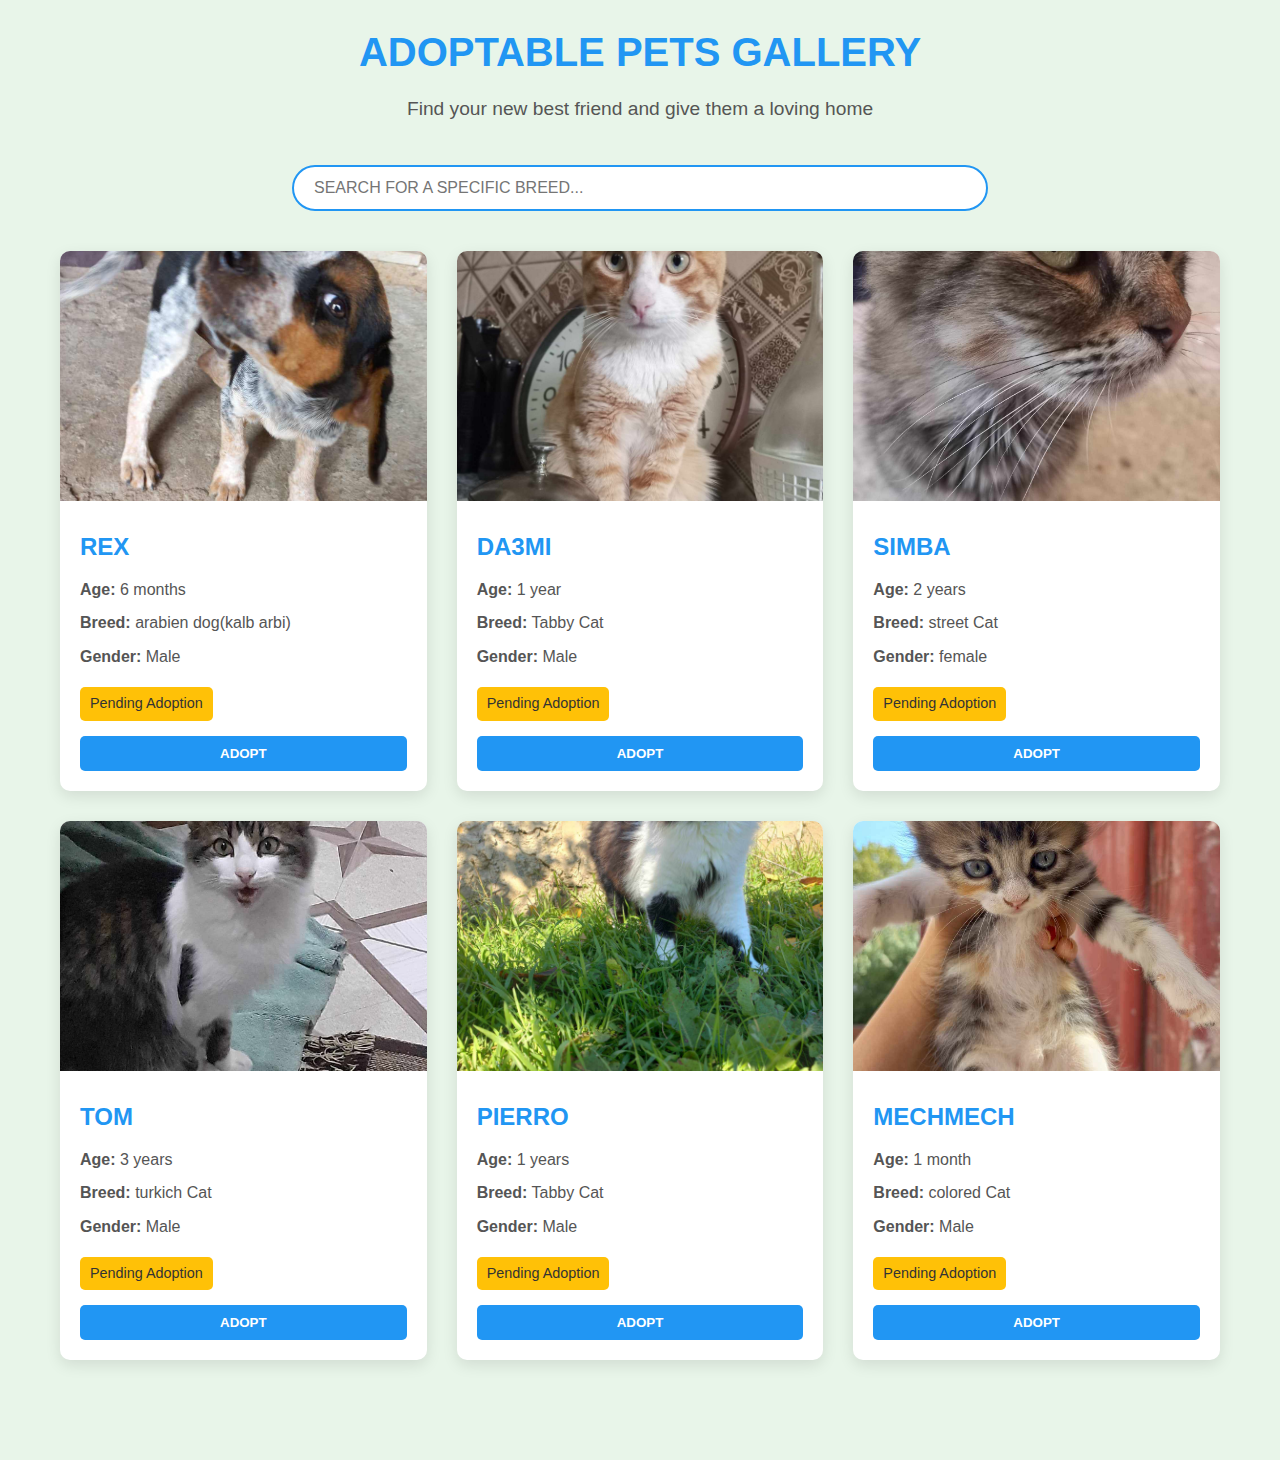
<file: ADOPTABLEPETS.html>
<!DOCTYPE html>
<html lang="en">
<head>
    <meta charset="UTF-8">
    <meta name="viewport" content="width=device-width, initial-scale=1.0">
    <title>Adoptable Pets - Paws from Above</title>
    <link rel="stylesheet" href="ADOPTABLEPETS.css">
    <link rel="stylesheet" href="https://cdnjs.cloudflare.com/ajax/libs/font-awesome/6.0.0-beta3/css/all.min.css">
</head>
<body>
    <div class="container">
        <header class="gallery-header">
            <h1>ADOPTABLE PETS GALLERY</h1>
            <p>Find your new best friend and give them a loving home</p>
        </header>

        <div class="search-container">
            <input type="text" class="search-box" placeholder="SEARCH FOR A SPECIFIC BREED...">
        </div>

        <div class="pets-gallery" id="petsGallery">
            <div class="pet-card">
                <img src="rex.jpg" alt="REX" class="pet-image">
                <div class="pet-info">
                    <h3>REX</h3>
                    <p><strong>Age:</strong> 6 months</p>
                    <p><strong>Breed:</strong> arabien dog(kalb arbi)</p>
                    <p><strong>Gender:</strong> Male</p>
                    <span class="status">Pending Adoption</span>
                    <button class="adopt-btn">ADOPT</button>
                </div>
            </div>
            <div class="pet-card">
                <img src="dami.jpg" alt="DAMI" class="pet-image">
                <div class="pet-info">
                    <h3>DA3MI</h3>
                    <p><strong>Age:</strong> 1 year</p>
                    <p><strong>Breed:</strong> Tabby Cat</p>
                    <p><strong>Gender:</strong> Male</p>
                    <span class="status">Pending Adoption</span>
                    <button class="adopt-btn">ADOPT</button>
                </div>
            </div>
            <div class="pet-card">
                <img src="simba.jpg" alt="SIMBA" class="pet-image">
                <div class="pet-info">
                    <h3>SIMBA</h3>
                    <p><strong>Age:</strong> 2 years</p>
                    <p><strong>Breed:</strong> street Cat</p>
                    <p><strong>Gender:</strong> female</p>
                    <span class="status">Pending Adoption</span>
                    <button class="adopt-btn">ADOPT</button>
                </div>
            </div>
            <div class="pet-card">
                <img src="tom.jpg" alt="TOM" class="pet-image">
                <div class="pet-info">
                    <h3>TOM</h3>
                    <p><strong>Age:</strong> 3 years</p>
                    <p><strong>Breed:</strong> turkich Cat</p>
                    <p><strong>Gender:</strong> Male</p>
                    <span class="status">Pending Adoption</span>
                    <button class="adopt-btn">ADOPT</button>
                </div>
            </div>
            <div class="pet-card">
                <img src="pierro.jpg" alt="PIERRO" class="pet-image">
                <div class="pet-info">
                    <h3>PIERRO</h3>
                    <p><strong>Age:</strong> 1 years</p>
                    <p><strong>Breed:</strong> Tabby Cat</p>
                    <p><strong>Gender:</strong> Male</p>
                    <span class="status">Pending Adoption</span>
                    <button class="adopt-btn">ADOPT</button>
                </div>
            </div>
            <div class="pet-card">
                <img src="mechmech.jpg" alt="MECHMECH" class="pet-image">
                <div class="pet-info">
                    <h3>MECHMECH</h3>
                    <p><strong>Age:</strong> 1 month</p>
                    <p><strong>Breed:</strong> colored Cat</p>
                    <p><strong>Gender:</strong> Male</p>
                    <span class="status">Pending Adoption</span>
                    <button class="adopt-btn">ADOPT</button>
                </div>
            </div>
        </div>

        <div class="pagination" id="pagination">
            <!-- pagination bottoms ill add them later , maybe after learning some js  -->
        </div>
    </div>
</body>
</html>
</file>
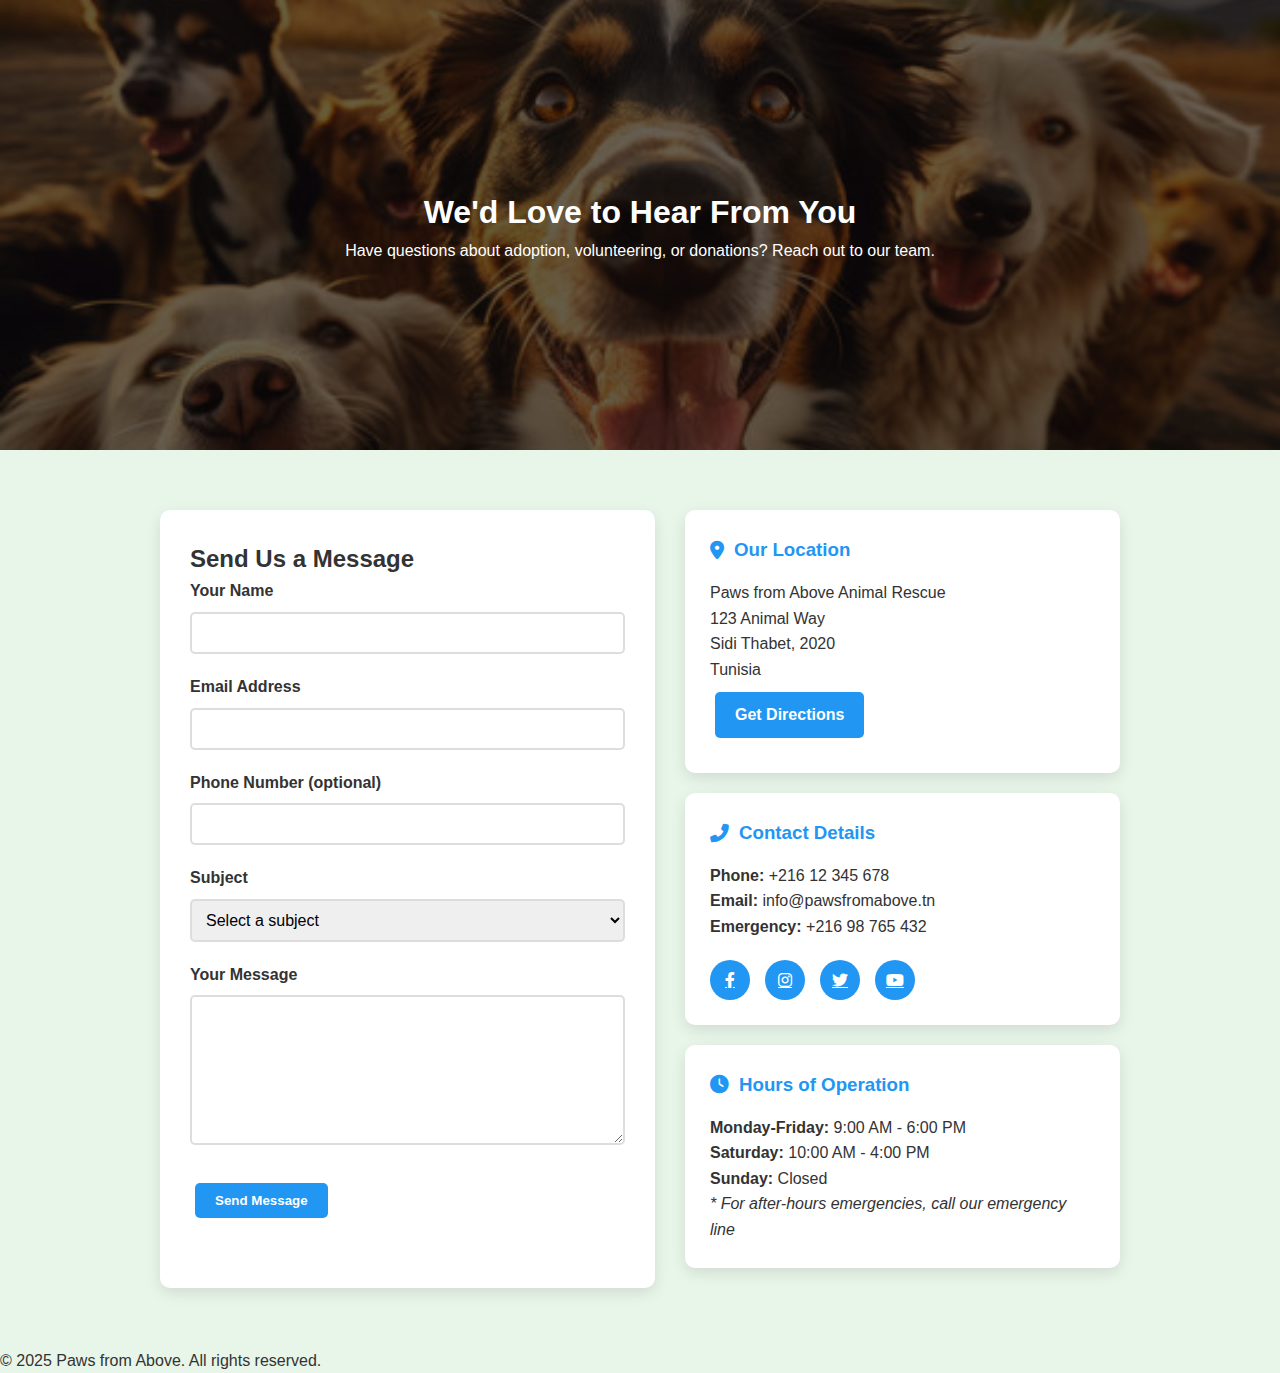
<file: CONTACT.html>
<!DOCTYPE html>
<html lang="en">
<head>
    <meta charset="UTF-8" />
    <meta name="viewport" content="width=device-width, initial-scale=1.0"/>
    <title>Contact Us - Paws from Above</title>
    <link rel="stylesheet" href="https://cdnjs.cloudflare.com/ajax/libs/font-awesome/6.0.0-beta3/css/all.min.css" />
    <link rel="stylesheet" href="CONTACT.css" />
</head>
<body>

    <!-- Contact Header -->
    <header class="contact-header">
        <div class="contact-header-content">
            <h1>We'd Love to Hear From You</h1>
            <p>Have questions about adoption, volunteering, or donations? Reach out to our team.</p>
        </div>
    </header>

    <!-- Contact Container -->
    <div class="contact-container">
        <!-- Contact Form -->
        <div class="contact-form">
            <h2>Send Us a Message</h2>
            <form>
                <div class="form-group">
                    <label for="name">Your Name</label>
                    <input type="text" id="name" name="name" required>
                </div>
                
                <div class="form-group">
                    <label for="email">Email Address</label>
                    <input type="email" id="email" name="email" required>
                </div>
                
                <div class="form-group">
                    <label for="phone">Phone Number (optional)</label>
                    <input type="tel" id="phone" name="phone">
                </div>
                
                <div class="form-group">
                    <label for="subject">Subject</label>
                    <select id="subject" name="subject" required>
                        <option value="">Select a subject</option>
                        <option value="adoption">Adoption Inquiry</option>
                        <option value="volunteer">Volunteering</option>
                        <option value="donation">Donation Question</option>
                        <option value="surrender">Animal Surrender</option>
                        <option value="other">Other</option>
                    </select>
                </div>
                
                <div class="form-group">
                    <label for="message">Your Message</label>
                    <textarea id="message" name="message" required></textarea>
                </div>
                
                <button type="submit" class="btn">Send Message</button>
            </form>
        </div>

        <!-- Contact Info -->
        <div class="contact-info">
            <div class="info-card">
                <h3><i class="fas fa-map-marker-alt"></i> Our Location</h3>
                <p>Paws from Above Animal Rescue<br>
                123 Animal Way<br>
                Sidi Thabet, 2020<br>
                Tunisia</p>
                <a href="directions.html" class="btn" style="display: inline-block; margin-top: 10px;">Get Directions</a>
            </div>

            <div class="info-card">
                <h3><i class="fas fa-phone-alt"></i> Contact Details</h3>
                <p><strong>Phone:</strong> +216 12 345 678<br>
                <strong>Email:</strong> info@pawsfromabove.tn<br>
                <strong>Emergency:</strong> +216 98 765 432</p>
                
                <div class="social-links">
                    <a href="#" class="social-link"><i class="fab fa-facebook-f"></i></a>
                    <a href="#" class="social-link"><i class="fab fa-instagram"></i></a>
                    <a href="#" class="social-link"><i class="fab fa-twitter"></i></a>
                    <a href="#" class="social-link"><i class="fab fa-youtube"></i></a>
                </div>
            </div>

            <div class="info-card">
                <h3><i class="fas fa-clock"></i> Hours of Operation</h3>
                <p><strong>Monday-Friday:</strong> 9:00 AM - 6:00 PM<br>
                <strong>Saturday:</strong> 10:00 AM - 4:00 PM<br>
                <strong>Sunday:</strong> Closed</p>
                <p><em>* For after-hours emergencies, call our emergency line</em></p>
            </div>
        </div>
    </div>

    <!-- Footer -->
    <footer>
        <p>&copy; 2025 Paws from Above. All rights reserved.</p>
    </footer>

</body>
</html>
</file>
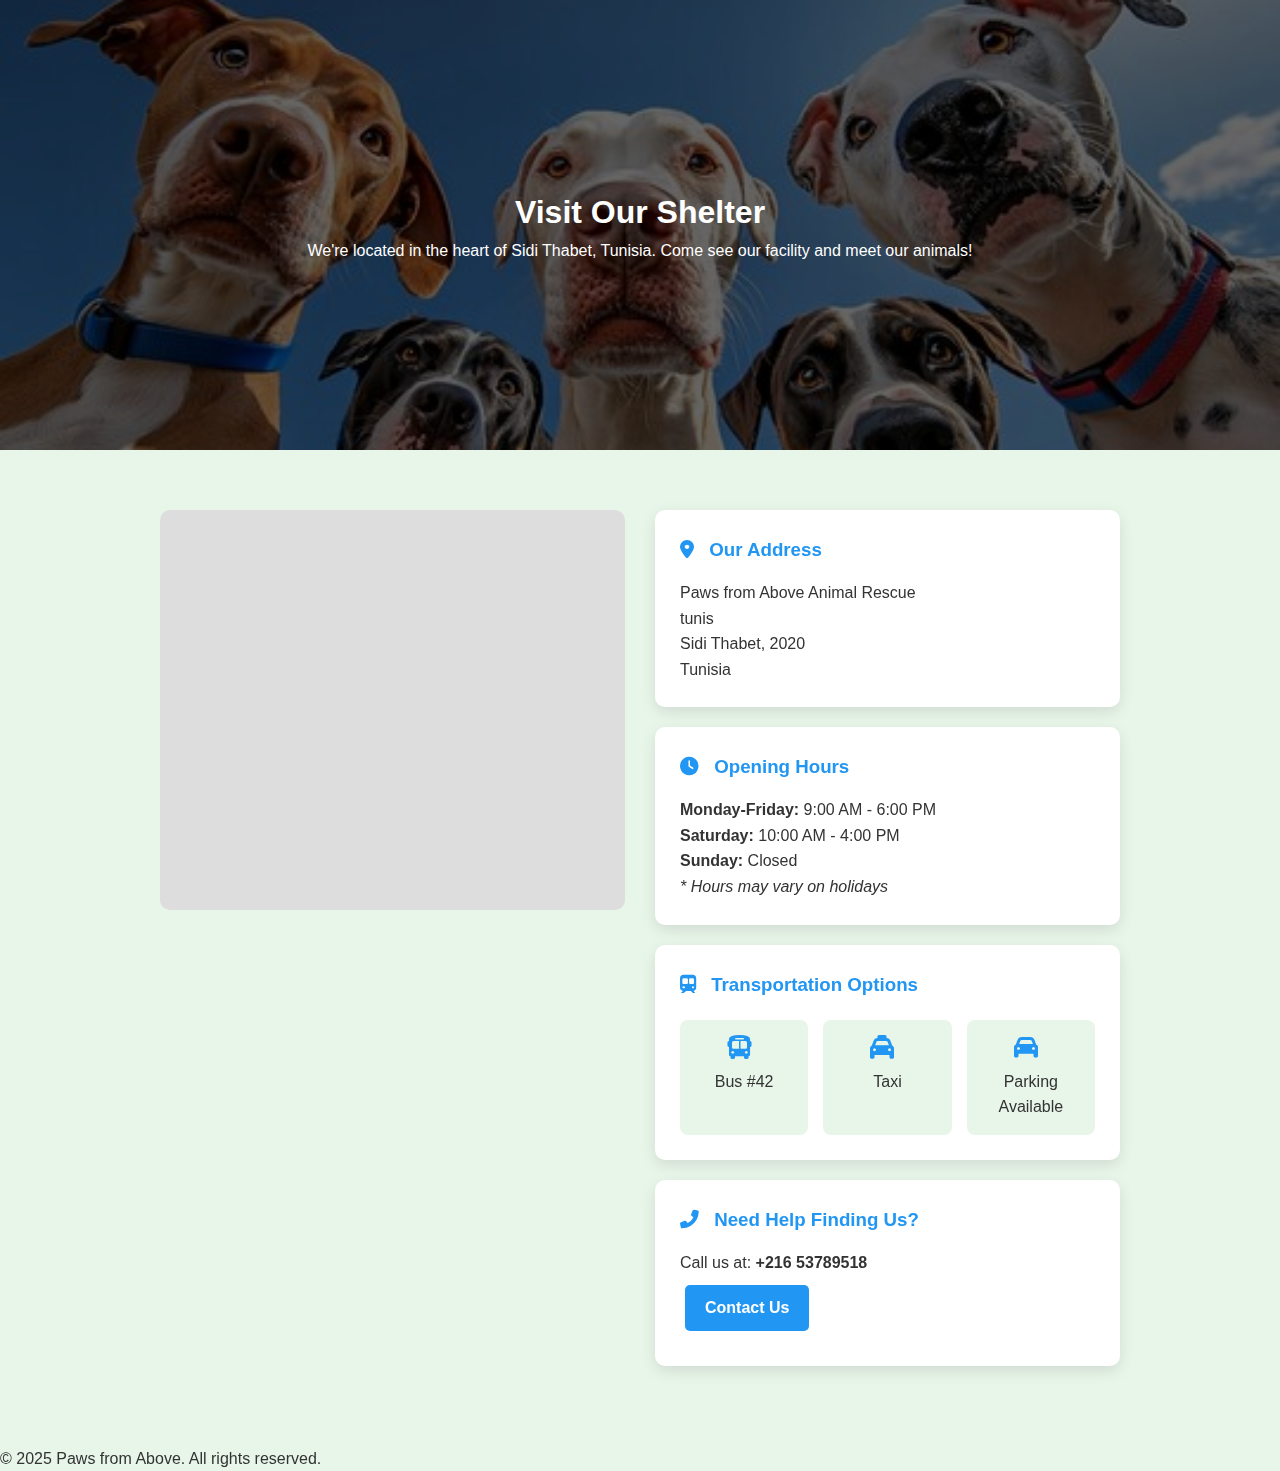
<file: DIRECTION.html>
<!DOCTYPE html>
<html lang="en">
<head>
    <meta charset="UTF-8" />
    <meta name="viewport" content="width=device-width, initial-scale=1.0"/>
    <title>Get Directions - Paws from Above</title>
    <link rel="stylesheet" href="https://cdnjs.cloudflare.com/ajax/libs/font-awesome/6.0.0-beta3/css/all.min.css"/>
    <link rel="stylesheet" href="DIRECTION.css"/>
</head>
<body>
    <!-- Directions Header -->
    <header class="directions-header">
        <div class="directions-header-content">
            <h1>Visit Our Shelter</h1>
            <p>We're located in the heart of Sidi Thabet, Tunisia. Come see our facility and meet our animals!</p>
        </div>
    </header>

    <!-- Directions Container -->
    <div class="directions-container">
        <!-- Map -->
        <div class="map-container">
            <iframe src="https://www.google.com/maps/embed?pb=!1m18!1m12!1m3!1d12764.123456789012!2d10.000000!3d36.900000!2m3!1f0!2f0!3f0!3m2!1i1024!2i768!4f13.1!3m3!1m2!1s0x0%3A0x0!2zMzbCsDU0JzAwLjAiTiAxMMKwMDAnMDAuMCJF!5e0!3m2!1sen!2stn!4v1234567890123!5m2!1sen!2stn" 
                width="100%" 
                height="100%" 
                style="border:0;" 
                allowfullscreen="" 
                loading="lazy">
            </iframe>
        </div>

        <!-- Directions Info -->
        <div class="directions-info">
            <div class="info-card">
                <h3><i class="fas fa-map-marker-alt"></i> Our Address</h3>
                <p>Paws from Above Animal Rescue<br>tunis<br>Sidi Thabet, 2020<br>Tunisia</p>
            </div>

            <div class="info-card">
                <h3><i class="fas fa-clock"></i> Opening Hours</h3>
                <p><strong>Monday-Friday:</strong> 9:00 AM - 6:00 PM<br>
                <strong>Saturday:</strong> 10:00 AM - 4:00 PM<br>
                <strong>Sunday:</strong> Closed</p>
                <p><em>* Hours may vary on holidays</em></p>
            </div>

            <div class="info-card">
                <h3><i class="fas fa-subway"></i> Transportation Options</h3>
                <div class="transport-options">
                    <div class="transport-card">
                        <i class="fas fa-bus"></i>
                        <p>Bus #42</p>
                    </div>
                    <div class="transport-card">
                        <i class="fas fa-taxi"></i>
                        <p>Taxi</p>
                    </div>
                    <div class="transport-card">
                        <i class="fas fa-car"></i>
                        <p>Parking Available</p>
                    </div>
                </div>
            </div>

            <div class="info-card">
                <h3><i class="fas fa-phone-alt"></i> Need Help Finding Us?</h3>
                <p>Call us at: <strong>+216 53789518</strong></p>
                <a href="contact.html" class="btn">Contact Us</a>
            </div>
        </div>
    </div>

    <!-- Footer -->
    <footer>
        <p>&copy; 2025 Paws from Above. All rights reserved.</p>
    </footer>
</body>
</html>
</file>
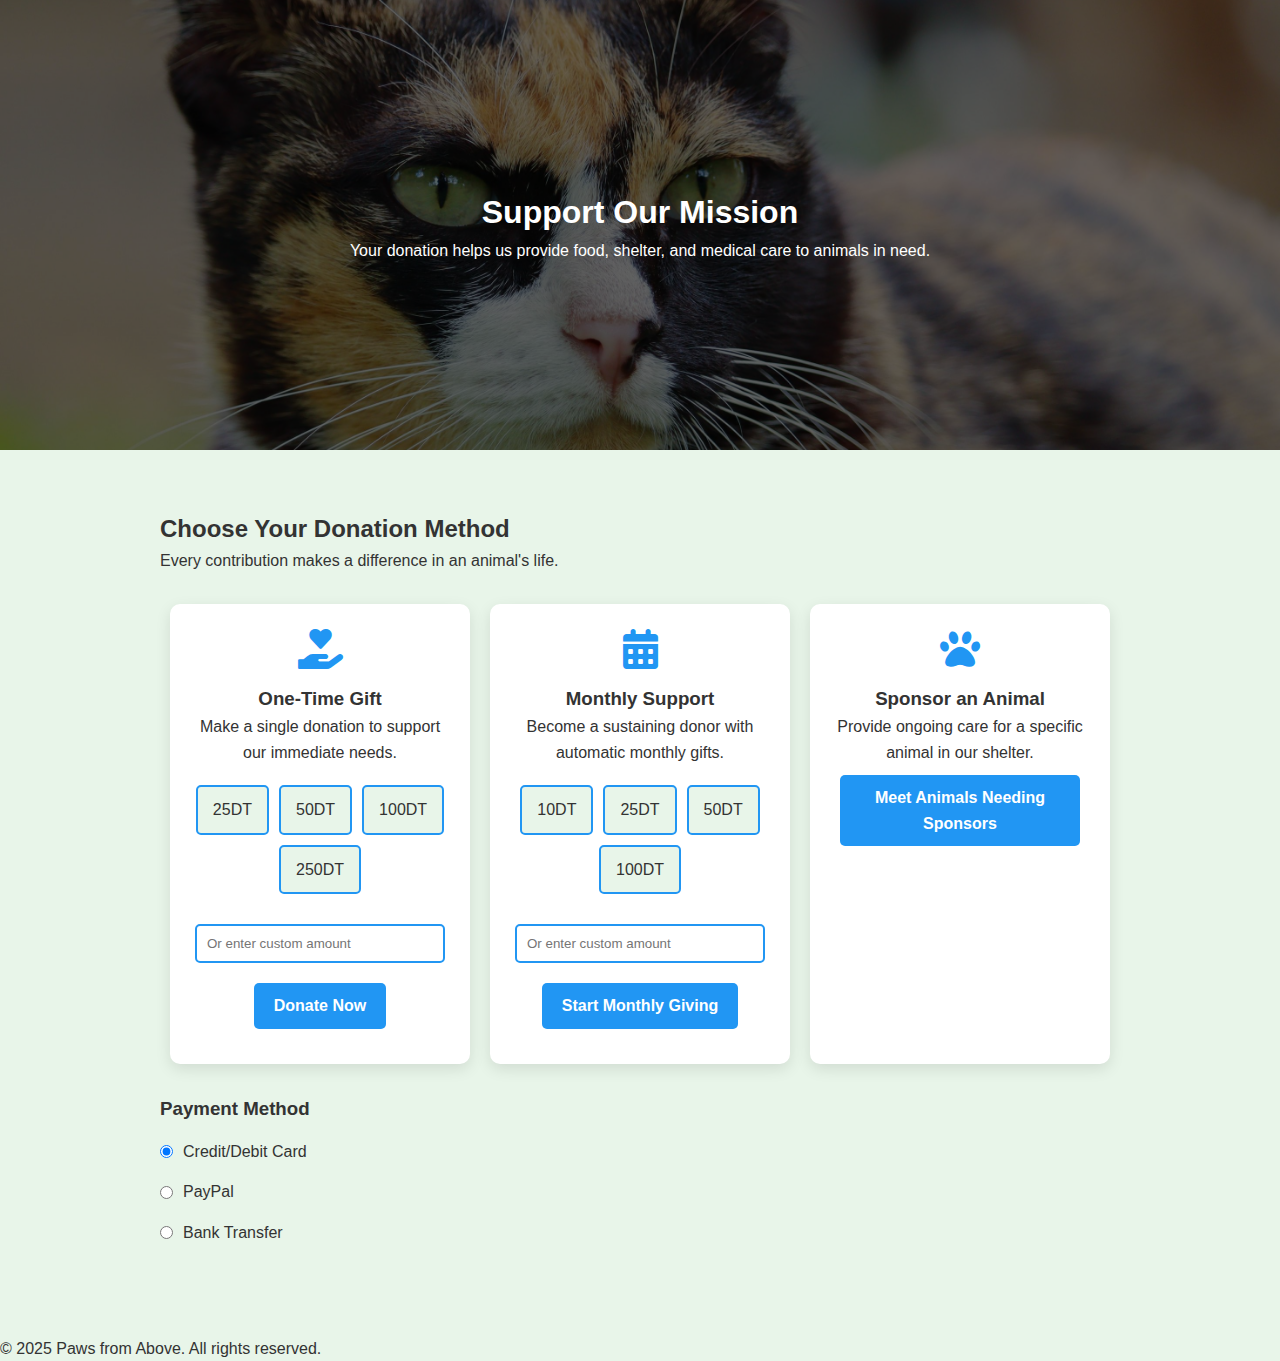
<file: DONATE.html>
<!DOCTYPE html>
<html lang="en">
<head>
    <meta charset="UTF-8">
    <meta name="viewport" content="width=device-width, initial-scale=1.0">
    <title>Donate to Paws from Above</title>
    <link rel="stylesheet" href="https://cdnjs.cloudflare.com/ajax/libs/font-awesome/6.0.0-beta3/css/all.min.css">
    <link rel="stylesheet" href="DONATE.css">
</head>
<body>
    <!-- Donation Header -->
    <header class="donation-header">
        <div class="donation-header-content">
            <h1>Support Our Mission</h1>
            <p>Your donation helps us provide food, shelter, and medical care to animals in need.</p>
        </div>
    </header>

    <!-- Donation Options -->
    <div class="donation-container">
        <h2>Choose Your Donation Method</h2>
        <p>Every contribution makes a difference in an animal's life.</p>
        
        <div class="donation-options">
            <!-- One-Time Donation -->
            <div class="donation-card">
                <i class="fas fa-hand-holding-heart"></i>
                <h3>One-Time Gift</h3>
                <p>Make a single donation to support our immediate needs.</p>
                
                <div class="donation-amounts">
                    <div class="amount-btn">25DT</div>
                    <div class="amount-btn">50DT</div>
                    <div class="amount-btn">100DT</div>
                    <div class="amount-btn">250DT</div>
                </div>
                
                <input type="number" class="custom-amount" placeholder="Or enter custom amount">
                <a href="#" class="btn">Donate Now</a>
            </div>
            
            <!-- Monthly Donation -->
            <div class="donation-card">
                <i class="fas fa-calendar-alt"></i>
                <h3>Monthly Support</h3>
                <p>Become a sustaining donor with automatic monthly gifts.</p>
                
                <div class="donation-amounts">
                    <div class="amount-btn">10DT</div>
                    <div class="amount-btn">25DT</div>
                    <div class="amount-btn">50DT</div>
                    <div class="amount-btn">100DT</div>
                </div>
                
                <input type="number" class="custom-amount" placeholder="Or enter custom amount">
                <a href="#" class="btn">Start Monthly Giving</a>
            </div>
            
            <!-- Sponsor an Animal -->
            <div class="donation-card">
                <i class="fas fa-paw"></i>
                <h3>Sponsor an Animal</h3>
                <p>Provide ongoing care for a specific animal in our shelter.</p>
                <a href="#" class="btn">Meet Animals Needing Sponsors</a>
            </div>
        </div>
        
        <!-- Payment Methods -->
        <div class="payment-methods">
            <h3>Payment Method</h3>
            <div class="method-option">
                <input type="radio" id="credit-card" name="payment" checked>
                <label for="credit-card">Credit/Debit Card</label>
            </div>
            <div class="method-option">
                <input type="radio" id="paypal" name="payment">
                <label for="paypal">PayPal</label>
            </div>
            <div class="method-option">
                <input type="radio" id="bank-transfer" name="payment">
                <label for="bank-transfer">Bank Transfer</label>
            </div>
        </div>
    </div>

    <!-- Footer -->
    <footer>
        <p>&copy; 2025 Paws from Above. All rights reserved.</p>
    </footer>
</body>
</html>
</file>
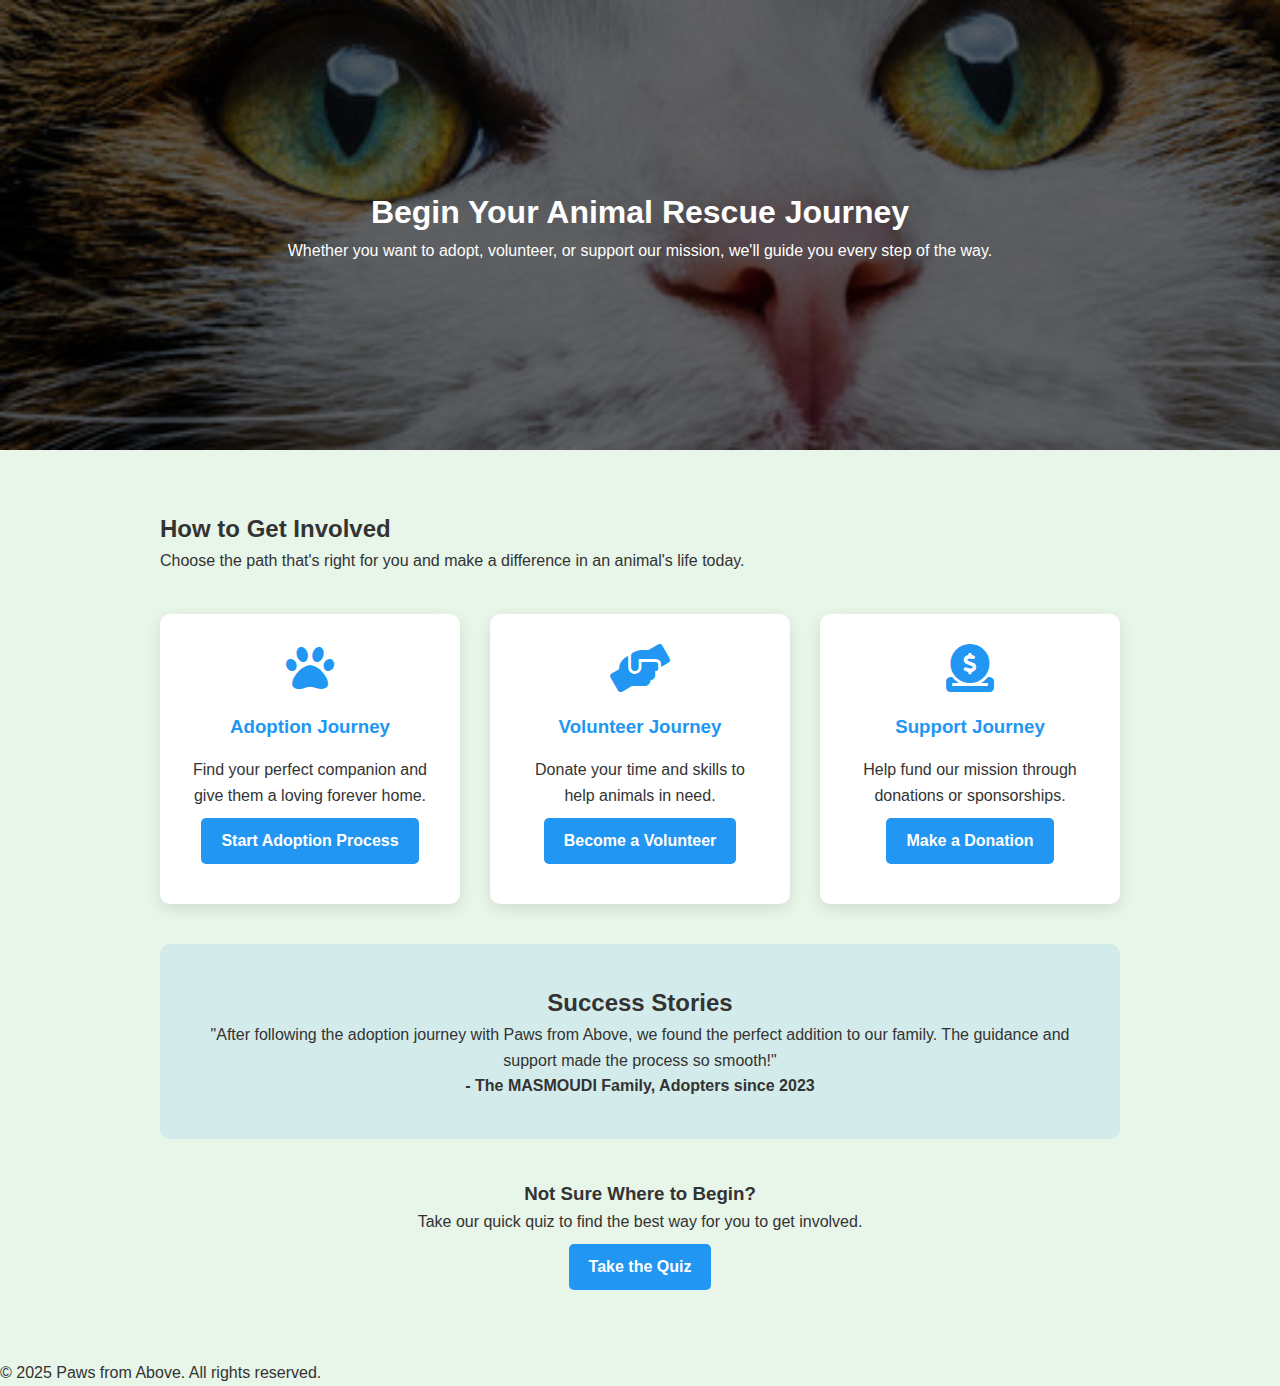
<file: JOURNEY.html>
<!DOCTYPE html>
<html lang="en">
<head>
    <meta charset="UTF-8">
    <meta name="viewport" content="width=device-width, initial-scale=1.0">
    <title>Start Your Journey - Paws from Above</title>
    <link rel="stylesheet" href="https://cdnjs.cloudflare.com/ajax/libs/font-awesome/6.0.0-beta3/css/all.min.css">
    <link rel="stylesheet" href="JOURNEY.css">
</head>
<body>
    <!-- Journey Header -->
    <header class="journey-header">
        <div class="journey-header-content">
            <h1>Begin Your Animal Rescue Journey</h1>
            <p>Whether you want to adopt, volunteer, or support our mission, we'll guide you every step of the way.</p>
        </div>
    </header>

    <!-- Journey Container -->
    <div class="journey-container">
        <h2>How to Get Involved</h2>
        <p>Choose the path that's right for you and make a difference in an animal's life today.</p>
        
        <div class="journey-steps">
            <!-- Adoption Path -->
            <div class="journey-card">
                <i class="fas fa-paw"></i>
                <h3>Adoption Journey</h3>
                <p>Find your perfect companion and give them a loving forever home.</p>
                <a href="adopt.html" class="btn">Start Adoption Process</a>
            </div>
            
            <!-- Volunteer Path -->
            <div class="journey-card">
                <i class="fas fa-hands-helping"></i>
                <h3>Volunteer Journey</h3>
                <p>Donate your time and skills to help animals in need.</p>
                <a href="volunteer.html" class="btn">Become a Volunteer</a>
            </div>
            
            <!-- Donation Path -->
            <div class="journey-card">
                <i class="fas fa-donate"></i>
                <h3>Support Journey</h3>
                <p>Help fund our mission through donations or sponsorships.</p>
                <a href="donate.html" class="btn">Make a Donation</a>
            </div>
        </div>

        <!-- Testimonial Section -->
        <div class="testimonial-section">
            <h2>Success Stories</h2>
            <p>"After following the adoption journey with Paws from Above, we found the perfect addition to our family. The guidance and support made the process so smooth!"</p>
            <p><strong>- The MASMOUDI Family, Adopters since 2023</strong></p>
        </div>

        <div style="text-align: center; margin-top: 40px;">
            <h3>Not Sure Where to Begin?</h3>
            <p>Take our quick quiz to find the best way for you to get involved.</p>
            <a href="quiz.html" class="btn">Take the Quiz</a>
        </div>
    </div>

    <!-- Footer -->
    <footer>
        <p>&copy; 2025 Paws from Above. All rights reserved.</p>
    </footer>
</body>
</html>
</file>
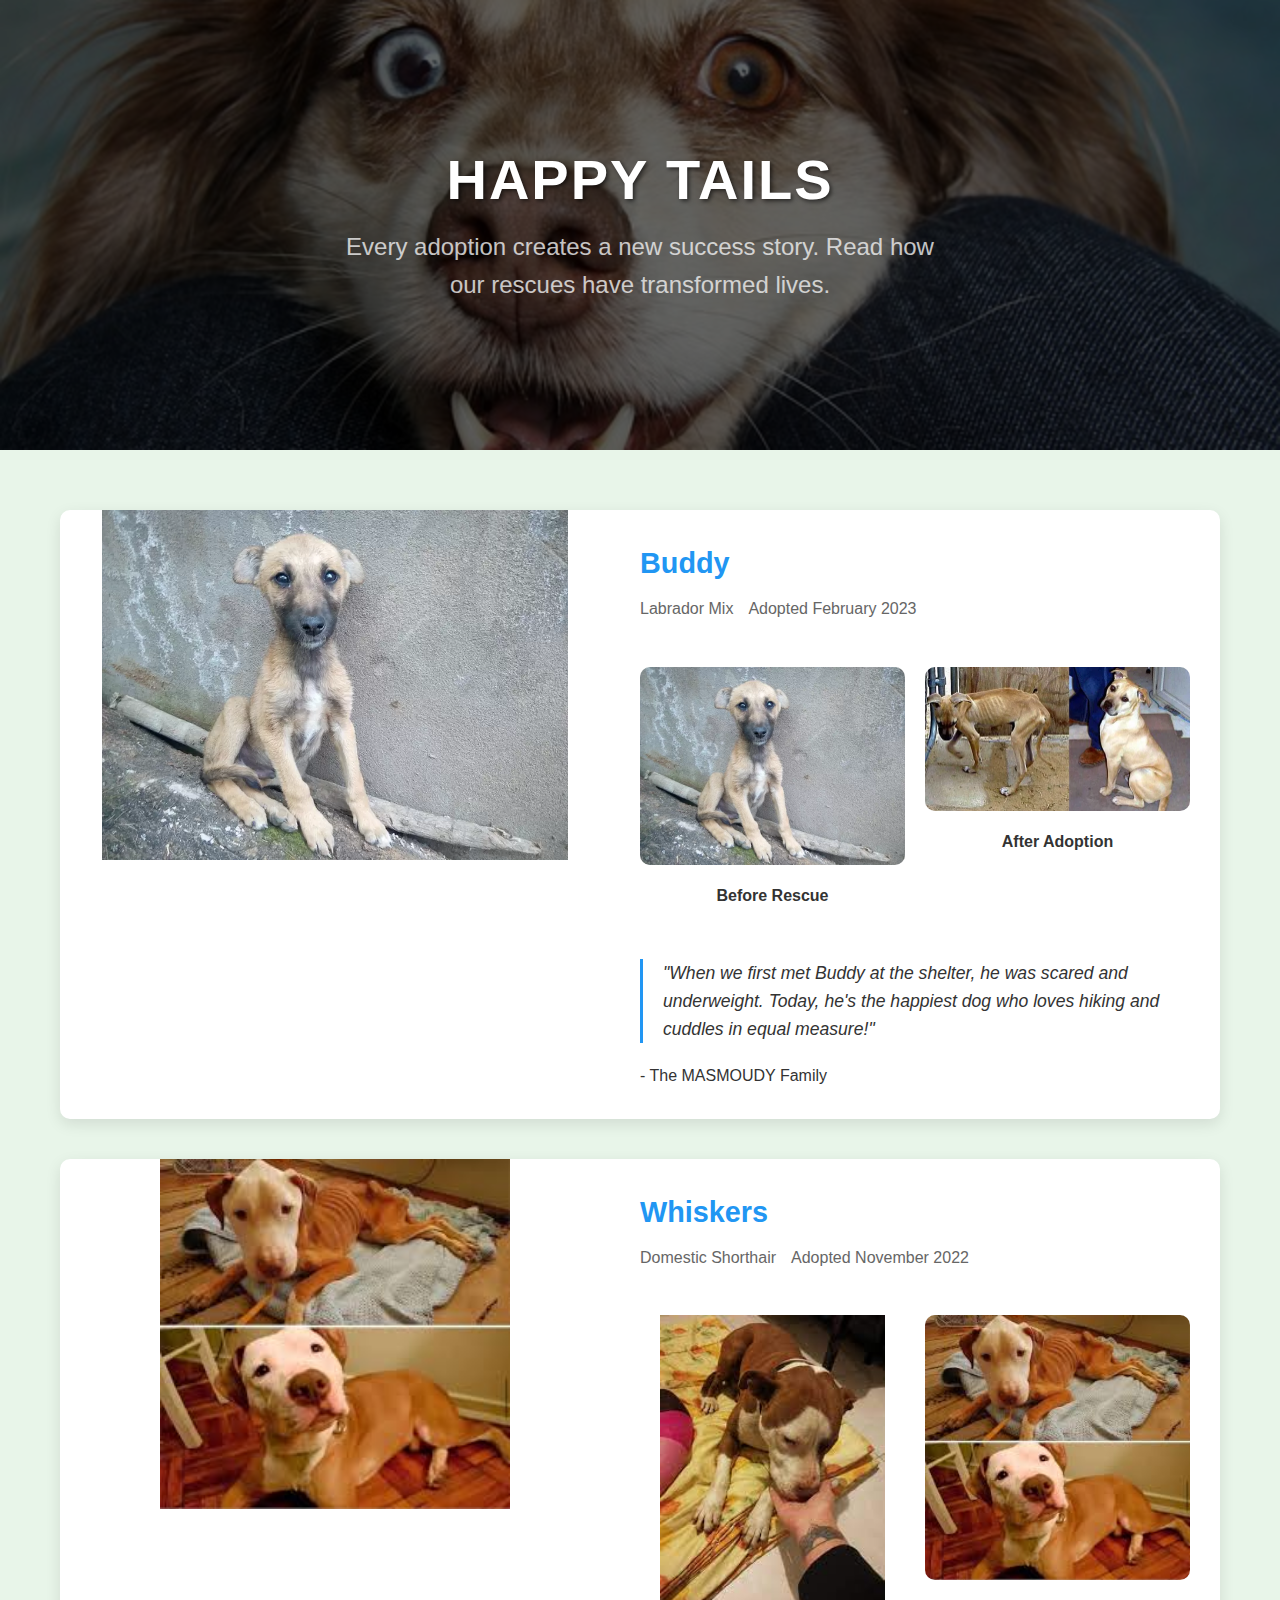
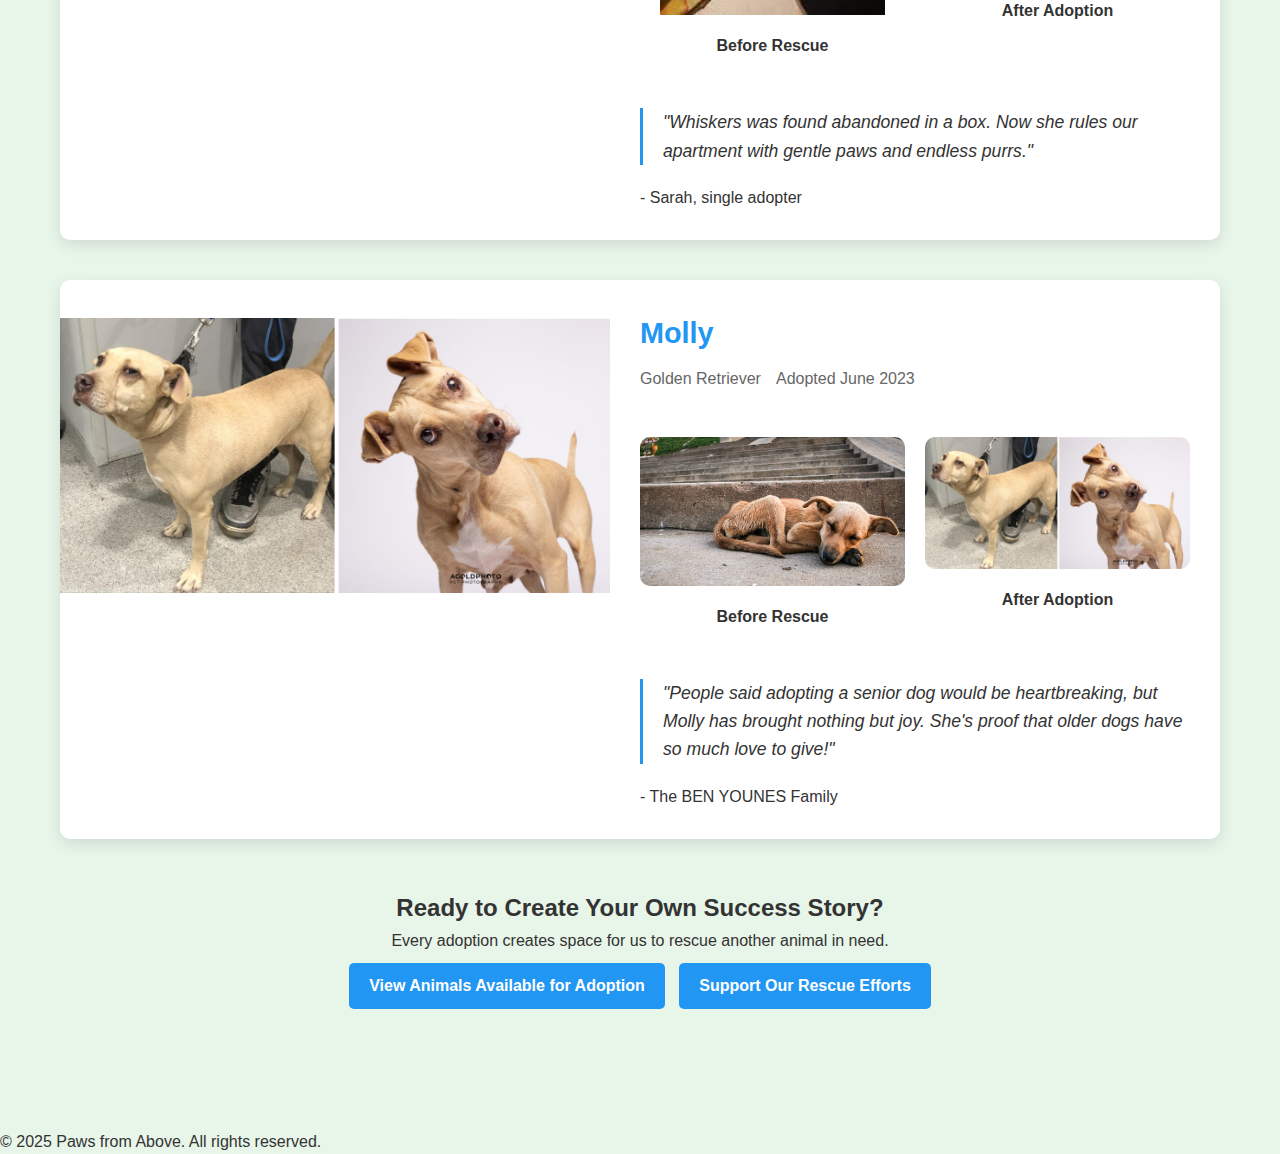
<file: SUCCESS STORIES.html>
<!DOCTYPE html>
<html lang="en">
<head>
    <meta charset="UTF-8">
    <meta name="viewport" content="width=device-width, initial-scale=1.0">
    <title>Happy Tails - Paws from Above</title>
    <link rel="stylesheet" href="SUCCESS STORIES.css">
</head>
<body>
    
    <header class="stories-header">
        <div class="stories-header-content">
            <h1 class="main-heading">Happy Tails</h1>
            <p class="sub-heading">Every adoption creates a new success story. Read how our rescues have transformed lives.</p>
        </div>
    </header>

    <div class="stories-container">
        <!-- Story 1 -->
        <div class="story-card">
            <img src="before.webp" alt="Buddy the Dog" class="story-image">
            <div class="story-content">
                <h2 class="story-pet-name">Buddy</h2>
                <div class="story-meta">
                    <span>Labrador Mix</span>
                    <span>Adopted February 2023</span>
                </div>

                <div class="before-after">
                    <div class="before-after-image">
                        <img src="before.webp" alt="Buddy before">
                        <p>Before Rescue</p>
                    </div>
                    <div class="before-after-image">
                        <img src="after.webp" alt="Buddy after">
                        <p>After Adoption</p>
                    </div>
                </div>

                <blockquote class="story-quote">
                    "When we first met Buddy at the shelter, he was scared and underweight. Today, he's the happiest dog who loves hiking and cuddles in equal measure!"
                </blockquote>
                <p>- The MASMOUDY Family</p>
            </div>
        </div>

        <!-- Story 2 -->
        <div class="story-card">
            <img src="after2.jpg" alt="Whiskers the Cat" class="story-image">
            <div class="story-content">
                <h2 class="story-pet-name">Whiskers</h2>
                <div class="story-meta">
                    <span>Domestic Shorthair</span>
                    <span>Adopted November 2022</span>
                </div>

                <div class="before-after">
                    <div class="before-after-image">
                        <img src="before2.jpg" alt="Whiskers before">
                        <p>Before Rescue</p>
                    </div>
                    <div class="before-after-image">
                        <img src="after2.jpg" alt="Whiskers after">
                        <p>After Adoption</p>
                    </div>
                </div>

                <blockquote class="story-quote">
                    "Whiskers was found abandoned in a box. Now she rules our apartment with gentle paws and endless purrs."
                </blockquote>
                <p>- Sarah, single adopter</p>
            </div>
        </div>

        <!-- Story 3 -->
        <div class="story-card">
            <img src="after3.jpg" alt="Molly the Senior Dog" class="story-image">
            <div class="story-content">
                <h2 class="story-pet-name">Molly</h2>
                <div class="story-meta">
                    <span>Golden Retriever</span>
                    <span>Adopted June 2023</span>
                </div>

                <div class="before-after">
                    <div class="before-after-image">
                        <img src="before3.jpg" alt="Molly before">
                        <p>Before Rescue</p>
                    </div>
                    <div class="before-after-image">
                        <img src="after3.jpg" alt="Molly after">
                        <p>After Adoption</p>
                    </div>
                </div>

                <blockquote class="story-quote">
                    "People said adopting a senior dog would be heartbreaking, but Molly has brought nothing but joy. She's proof that older dogs have so much love to give!"
                </blockquote>
                <p>- The BEN YOUNES Family</p>
            </div>
        </div>

        <!-- CTA Section -->
        <div class="cta-section">
            <h2>Ready to Create Your Own Success Story?</h2>
            <p>Every adoption creates space for us to rescue another animal in need.</p>
            <a href="adopt.html" class="btn">View Animals Available for Adoption</a>
            <a href="donate.html" class="btn">Support Our Rescue Efforts</a>
        </div>
    </div>

    <!-- Footer -->
    <footer>
        <p>&copy; 2025 Paws from Above. All rights reserved.</p>
    </footer>

</body>
</html>
</file>
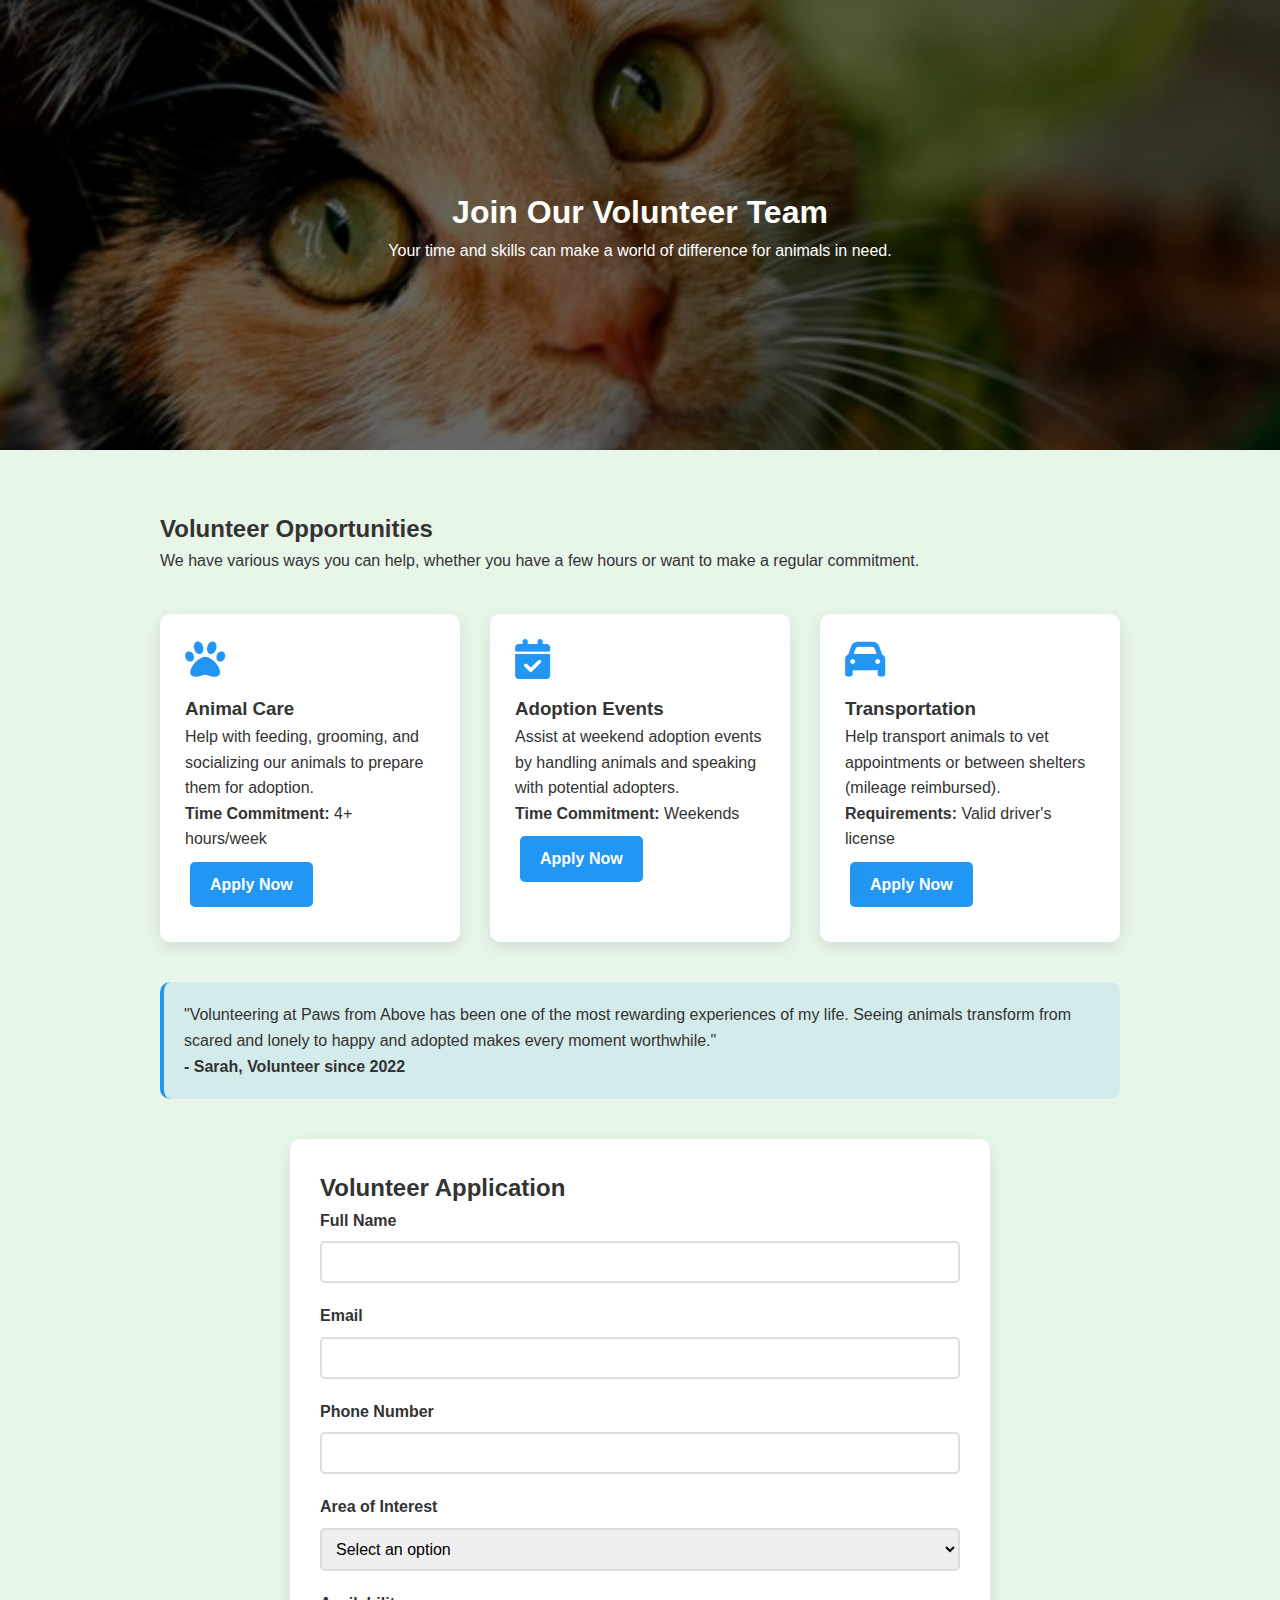
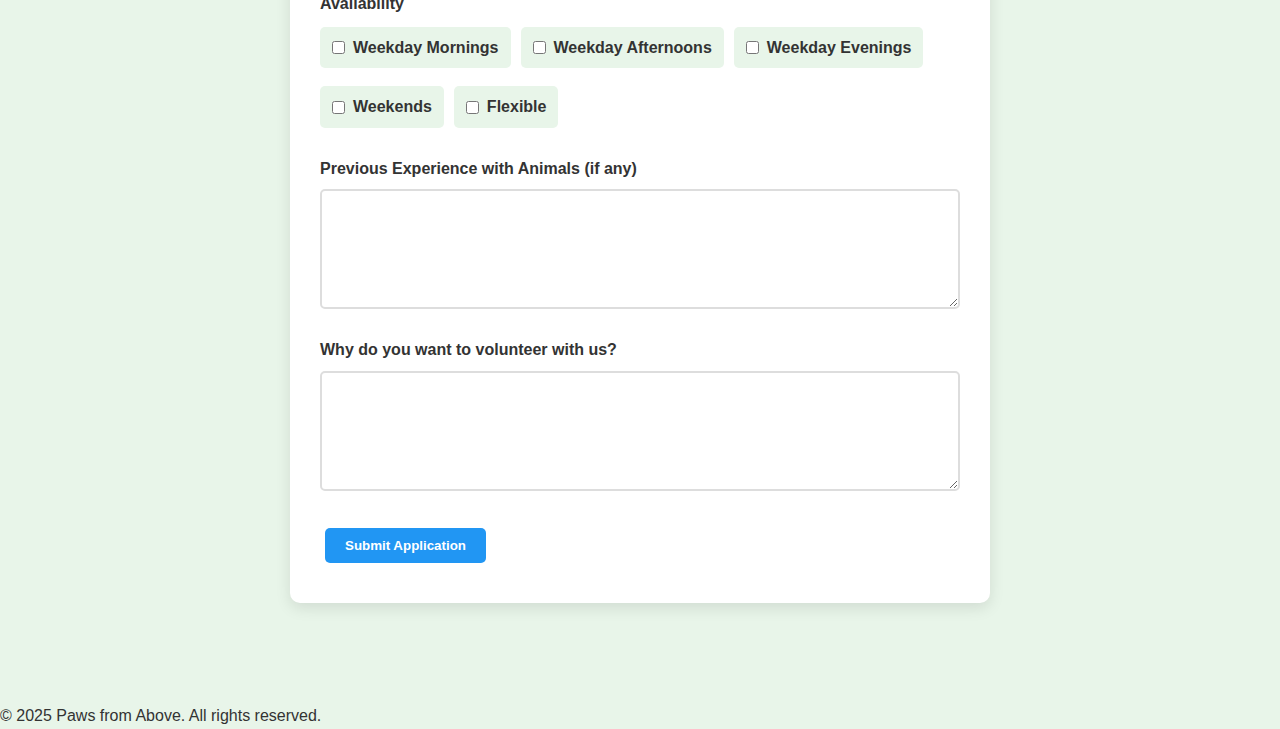
<file: VOLUNTEER.html>
<!DOCTYPE html>
<html lang="en">
<head>
    <meta charset="UTF-8">
    <meta name="viewport" content="width=device-width, initial-scale=1.0">
    <title>Volunteer at Paws from Above</title>
    <link rel="stylesheet" href="https://cdnjs.cloudflare.com/ajax/libs/font-awesome/6.0.0-beta3/css/all.min.css">
    <link rel="stylesheet" href="VOLUNTEER.css">
</head>
<body>
    <!-- Volunteer Header -->
    <header class="volunteer-header">
        <div class="volunteer-header-content">
            <h1>Join Our Volunteer Team</h1>
            <p>Your time and skills can make a world of difference for animals in need.</p>
        </div>
    </header>

    <!-- Volunteer Opportunities -->
    <div class="volunteer-container">
        <h2>Volunteer Opportunities</h2>
        <p>We have various ways you can help, whether you have a few hours or want to make a regular commitment.</p>
        
        <div class="volunteer-opportunities">
            <!-- Animal Care -->
            <div class="opportunity-card">
                <i class="fas fa-paw"></i>
                <h3>Animal Care</h3>
                <p>Help with feeding, grooming, and socializing our animals to prepare them for adoption.</p>
                <p><strong>Time Commitment:</strong> 4+ hours/week</p>
                <a href="#apply" class="btn">Apply Now</a>
            </div>
            
            <!-- Adoption Events -->
            <div class="opportunity-card">
                <i class="fas fa-calendar-check"></i>
                <h3>Adoption Events</h3>
                <p>Assist at weekend adoption events by handling animals and speaking with potential adopters.</p>
                <p><strong>Time Commitment:</strong> Weekends</p>
                <a href="#apply" class="btn">Apply Now</a>
            </div>
            
            <!-- Transportation -->
            <div class="opportunity-card">
                <i class="fas fa-car"></i>
                <h3>Transportation</h3>
                <p>Help transport animals to vet appointments or between shelters (mileage reimbursed).</p>
                <p><strong>Requirements:</strong> Valid driver's license</p>
                <a href="#apply" class="btn">Apply Now</a>
            </div>
        </div>

        <!-- Volunteer Testimonial -->
        <div class="testimonial">
            <p>"Volunteering at Paws from Above has been one of the most rewarding experiences of my life. Seeing animals transform from scared and lonely to happy and adopted makes every moment worthwhile."</p>
            <p><strong>- Sarah, Volunteer since 2022</strong></p>
        </div>

        <!-- Volunteer Application Form -->
        <div id="apply" class="volunteer-form">
            <h2>Volunteer Application</h2>
            <form id="volunteerForm">
                <div class="form-group">
                    <label for="fullName">Full Name</label>
                    <input type="text" id="fullName" name="fullName" required>
                </div>
                
                <div class="form-group">
                    <label for="email">Email</label>
                    <input type="email" id="email" name="email" required>
                </div>
                
                <div class="form-group">
                    <label for="phone">Phone Number</label>
                    <input type="tel" id="phone" name="phone" required>
                </div>
                
                <div class="form-group">
                    <label for="interest">Area of Interest</label>
                    <select id="interest" name="interest" required>
                        <option value="">Select an option</option>
                        <option value="animal_care">Animal Care</option>
                        <option value="adoption_events">Adoption Events</option>
                        <option value="transportation">Transportation</option>
                        <option value="admin">Administrative Support</option>
                        <option value="fundraising">Fundraising</option>
                        <option value="other">Other</option>
                    </select>
                </div>
                
                <div class="form-group">
                    <label>Availability</label>
                    <div class="availability">
                        <label><input type="checkbox" name="weekday_mornings"> Weekday Mornings</label>
                        <label><input type="checkbox" name="weekday_afternoons"> Weekday Afternoons</label>
                        <label><input type="checkbox" name="weekday_evenings"> Weekday Evenings</label>
                        <label><input type="checkbox" name="weekends"> Weekends</label>
                        <label><input type="checkbox" name="flexible"> Flexible</label>
                    </div>
                </div>
                
                <div class="form-group">
                    <label for="experience">Previous Experience with Animals (if any)</label>
                    <textarea id="experience" name="experience"></textarea>
                </div>
                
                <div class="form-group">
                    <label for="why">Why do you want to volunteer with us?</label>
                    <textarea id="why" name="why" required></textarea>
                </div>
                
                <button type="submit" class="btn">Submit Application</button>
            </form>
        </div>
    </div>

    <!-- Footer -->
    <footer>
        <p>&copy; 2025 Paws from Above. All rights reserved.</p>
    </footer>
</body>
</html>
</file>
<file: ADOPTABLEPETS.css>
/* Global Styles */
* {
    margin: 0;
    padding: 0;
    box-sizing: border-box;
    font-family: 'Arial', sans-serif;
}

body {
    line-height: 1.6;
    color: #333;
    background-color: #e8f5e9;
}

.container {
    max-width: 1200px;
    margin: 0 auto;
    padding: 20px;
}

/* Header Styles */
.gallery-header {
    text-align: center;
    margin-bottom: 40px;
}

.gallery-header h1 {
    font-size: 2.5rem;
    color: #2196F3;
    margin-bottom: 10px;
}

.gallery-header p {
    font-size: 1.2rem;
    color: #555;
}

/* Search Bar */
.search-container {
    display: flex;
    justify-content: center;
    margin: 30px 0;
}

.search-box {
    width: 60%;
    padding: 12px 20px;
    border: 2px solid #2196F3;
    border-radius: 30px;
    font-size: 1rem;
    outline: none;
}

/* Pets Gallery */
.pets-gallery {
    display: grid;
    grid-template-columns: repeat(auto-fill, minmax(300px, 1fr));
    gap: 30px;
    margin-top: 40px;
}

.pet-card {
    background: white;
    border-radius: 10px;
    overflow: hidden;
    box-shadow: 0 5px 15px rgba(0, 0, 0, 0.1);
    transition: transform 0.3s;
}

.pet-card:hover {
    transform: translateY(-5px);
}

.pet-image {
    width: 100%;
    height: 250px;
    object-fit: cover;
}

.pet-info {
    padding: 20px;
}

.pet-info h3 {
    font-size: 1.5rem;
    margin-bottom: 10px;
    color: #2196F3;
}

.pet-info p {
    margin: 8px 0;
    color: #555;
}

.status {
    display: inline-block;
    padding: 5px 10px;
    background: #FFC107;
    color: #333;
    border-radius: 5px;
    font-size: 0.9rem;
    margin-top: 10px;
}

.adopt-btn {
    display: inline-block;
    background: #2196F3;
    color: white;
    padding: 10px 20px;
    margin-top: 15px;
    border: none;
    border-radius: 5px;
    text-decoration: none;
    font-weight: bold;
    transition: background 0.3s;
    cursor: pointer;
    width: 100%;
    text-align: center;
}

.adopt-btn:hover {
    background: #0b7dda;
}

/* Pagination */
.pagination {
    display: flex;
    justify-content: center;
    margin: 40px 0;
    gap: 10px;
}

.page-btn {
    padding: 10px 15px;
    background: white;
    border: 1px solid #ddd;
    border-radius: 5px;
    cursor: pointer;
    transition: all 0.3s;
}

.page-btn:hover {
    background: #2196F3;
    color: white;
    border-color: #2196F3;
}

.page-btn.active {
    background: #2196F3;
    color: white;
    border-color: #2196F3;
}

/* Responsive Design */
@media (max-width: 768px) {
    .search-box {
        width: 80%;
    }
    
    .pets-gallery {
        grid-template-columns: 1fr;
    }
    
    .gallery-header h1 {
        font-size: 2rem;
    }
}
</file>
<file: CONTACT.css>
* {
    margin: 0;
    padding: 0;
    box-sizing: border-box;
    font-family: 'Arial', sans-serif;
}

body {
    line-height: 1.6;
    color: #333;
    background-color: #e8f5e9;
}

.highlight {
    color: #2196F3;
    font-weight: bold;
}

.btn {
    display: inline-block;
    background: #2196F3;
    color: white;
    padding: 10px 20px;
    margin: 10px 5px;
    border: none;
    border-radius: 5px;
    text-decoration: none;
    font-weight: bold;
    transition: background 0.3s;
}

.btn:hover {
    background: #0b7dda;
}

/* Contact Page Specific Styles */
.contact-header {
    background: url('bg.jpg') no-repeat center center/cover;
    height: 50vh;
    display: flex;
    align-items: center;
    text-align: center;
    color: white;
    position: relative;
}

.contact-header::before {
    content: '';
    position: absolute;
    top: 0;
    left: 0;
    width: 100%;
    height: 100%;
    background: rgba(0, 0, 0, 0.6);
}

.contact-header-content {
    position: relative;
    z-index: 1;
    max-width: 800px;
    margin: 0 auto;
    padding: 20px;
}

.contact-container {
    max-width: 1000px;
    margin: 40px auto;
    padding: 20px;
    display: flex;
    flex-wrap: wrap;
    gap: 30px;
}

.contact-form {
    flex: 1;
    min-width: 300px;
    background: white;
    padding: 30px;
    border-radius: 10px;
    box-shadow: 0 5px 15px rgba(0, 0, 0, 0.1);
}

.form-group {
    margin-bottom: 20px;
}

.form-group label {
    display: block;
    margin-bottom: 8px;
    font-weight: bold;
}

.form-group input,
.form-group select,
.form-group textarea {
    width: 100%;
    padding: 10px;
    border: 2px solid #ddd;
    border-radius: 5px;
    font-size: 16px;
}

.form-group textarea {
    height: 150px;
}

.contact-info {
    flex: 1;
    min-width: 300px;
}

.info-card {
    background: white;
    border-radius: 10px;
    padding: 25px;
    margin-bottom: 20px;
    box-shadow: 0 5px 15px rgba(0, 0, 0, 0.1);
}

.info-card h3 {
    color: #2196F3;
    margin-bottom: 15px;
    display: flex;
    align-items: center;
}

.info-card h3 i {
    margin-right: 10px;
}

.social-links {
    display: flex;
    gap: 15px;
    margin-top: 20px;
}

.social-link {
    display: flex;
    align-items: center;
    justify-content: center;
    width: 40px;
    height: 40px;
    background: #2196F3;
    color: white;
    border-radius: 50%;
    transition: background 0.3s;
}

.social-link:hover {
    background: #0b7dda;
}

@media (max-width: 768px) {
    .contact-header {
        height: 40vh;
    }
}
</file>
<file: DONATE.css>
* {
    margin: 0;
    padding: 0;
    box-sizing: border-box;
    font-family: 'Arial', sans-serif;
}

body {
    line-height: 1.6;
    color: #333;
    background-color: #e8f5e9;
}

.highlight {
    color: #2196F3;
    font-weight: bold;
}

.btn {
    display: inline-block;
    background: #2196F3;
    color: white;
    padding: 10px 20px;
    margin: 10px 5px;
    border: none;
    border-radius: 5px;
    text-decoration: none;
    font-weight: bold;
    transition: background 0.3s;
}

.btn:hover {
    background: #0b7dda;
}

.donation-header {
    background: url('bg1.jpg') no-repeat center center/cover;
    height: 50vh;
    display: flex;
    align-items: center;
    text-align: center;
    color: white;
    position: relative;
}

.donation-header::before {
    content: '';
    position: absolute;
    top: 0;
    left: 0;
    width: 100%;
    height: 100%;
    background: rgba(0, 0, 0, 0.6);
}

.donation-header-content {
    position: relative;
    z-index: 1;
    max-width: 800px;
    margin: 0 auto;
    padding: 20px;
}

.donation-container {
    max-width: 1000px;
    margin: 40px auto;
    padding: 20px;
}

.donation-options {
    display: flex;
    flex-wrap: wrap;
    justify-content: center;
    gap: 20px;
    margin: 30px 0;
}

.donation-card {
    background: white;
    border-radius: 10px;
    padding: 25px;
    width: 300px;
    box-shadow: 0 5px 15px rgba(0, 0, 0, 0.1);
    text-align: center;
    transition: transform 0.3s;
}

.donation-card:hover {
    transform: translateY(-10px);
}

.donation-card i {
    font-size: 2.5rem;
    color: #2196F3;
    margin-bottom: 15px;
}

.donation-amounts {
    display: flex;
    flex-wrap: wrap;
    justify-content: center;
    gap: 10px;
    margin: 20px 0;
}

.amount-btn {
    padding: 10px 15px;
    background: #e8f5e9;
    border: 2px solid #2196F3;
    border-radius: 5px;
    cursor: pointer;
    transition: all 0.3s;
}

.amount-btn:hover {
    background: #2196F3;
    color: white;
}

.amount-btn.selected {
    background: #2196F3;
    color: white;
}

.custom-amount {
    width: 100%;
    padding: 10px;
    border: 2px solid #2196F3;
    border-radius: 5px;
    margin: 10px 0;
}

.payment-methods {
    margin: 30px 0;
}

.method-option {
    display: flex;
    align-items: center;
    margin: 15px 0;
}

.method-option input {
    margin-right: 10px;
}

@media (max-width: 768px) {
    .donation-header {
        height: 40vh;
    }
    .donation-card {
        width: 100%;
    }
}
</file>
<file: JOURNEY.css>
/* Reuse your existing styles */
* {
    margin: 0;
    padding: 0;
    box-sizing: border-box;
    font-family: 'Arial', sans-serif;
}

body {
    line-height: 1.6;
    color: #333;
    background-color: #e8f5e9;
}

.highlight {
    color: #2196F3;
    font-weight: bold;
}

.btn {
    display: inline-block;
    background: #2196F3;
    color: white;
    padding: 10px 20px;
    margin: 10px 5px;
    border: none;
    border-radius: 5px;
    text-decoration: none;
    font-weight: bold;
    transition: background 0.3s;
}

.btn:hover {
    background: #0b7dda;
}

.journey-header {
    background: url('bg3.jpg') no-repeat center center/cover;
    height: 50vh;
    display: flex;
    align-items: center;
    text-align: center;
    color: white;
    position: relative;
}

.journey-header::before {
    content: '';
    position: absolute;
    top: 0;
    left: 0;
    width: 100%;
    height: 100%;
    background: rgba(0, 0, 0, 0.6);
}

.journey-header-content {
    position: relative;
    z-index: 1;
    max-width: 800px;
    margin: 0 auto;
    padding: 20px;
}

.journey-container {
    max-width: 1000px;
    margin: 40px auto;
    padding: 20px;
}

.journey-steps {
    display: flex;
    flex-wrap: wrap;
    justify-content: center;
    gap: 30px;
    margin: 40px 0;
}

.journey-card {
    background: white;
    border-radius: 10px;
    padding: 30px;
    width: 300px;
    box-shadow: 0 5px 15px rgba(0, 0, 0, 0.1);
    text-align: center;
    transition: transform 0.3s;
}

.journey-card:hover {
    transform: translateY(-10px);
}

.journey-card i {
    font-size: 3rem;
    color: #2196F3;
    margin-bottom: 20px;
}

.journey-card h3 {
    margin-bottom: 15px;
    color: #2196F3;
}

.testimonial-section {
    background: rgba(33, 150, 243, 0.1);
    padding: 40px;
    border-radius: 10px;
    margin: 40px 0;
    text-align: center;
}

@media (max-width: 768px) {
    .journey-header {
        height: 40vh;
    }

    .journey-card {
        width: 100%;
    }
}
</file>
<file: VOLUNTEER.css>
* {
    margin: 0;
    padding: 0;
    box-sizing: border-box;
    font-family: 'Arial', sans-serif;
}

body {
    line-height: 1.6;
    color: #333;
    background-color: #e8f5e9;
}

.highlight {
    color: #2196F3;
    font-weight: bold;
}

.btn {
    display: inline-block;
    background: #2196F3;
    color: white;
    padding: 10px 20px;
    margin: 10px 5px;
    border: none;
    border-radius: 5px;
    text-decoration: none;
    font-weight: bold;
    transition: background 0.3s;
}

.btn:hover {
    background: #0b7dda;
}

.btn-outline {
    display: inline-block;
    border: 2px solid #2196F3;
    color: #2196F3;
    padding: 8px 18px;
    margin: 10px 5px;
    border-radius: 5px;
    text-decoration: none;
    font-weight: bold;
    transition: all 0.3s;
}

.btn-outline:hover {
    background: #2196F3;
    color: white;
}

.volunteer-header {
    background: url('bga.jpg') no-repeat center center/cover;
    height: 50vh;
    display: flex;
    align-items: center;
    text-align: center;
    color: white;
    position: relative;
}

.volunteer-header::before {
    content: '';
    position: absolute;
    top: 0;
    left: 0;
    width: 100%;
    height: 100%;
    background: rgba(0, 0, 0, 0.6);
}

.volunteer-header-content {
    position: relative;
    z-index: 1;
    max-width: 800px;
    margin: 0 auto;
    padding: 20px;
}

.volunteer-container {
    max-width: 1000px;
    margin: 40px auto;
    padding: 20px;
}

.volunteer-opportunities {
    display: flex;
    flex-wrap: wrap;
    justify-content: center;
    gap: 30px;
    margin: 40px 0;
}

.opportunity-card {
    background: white;
    border-radius: 10px;
    padding: 25px;
    width: 300px;
    box-shadow: 0 5px 15px rgba(0, 0, 0, 0.1);
    transition: transform 0.3s;
}

.opportunity-card:hover {
    transform: translateY(-10px);
}

.opportunity-card i {
    font-size: 2.5rem;
    color: #2196F3;
    margin-bottom: 15px;
}

.volunteer-form {
    background: white;
    border-radius: 10px;
    padding: 30px;
    max-width: 700px;
    margin: 40px auto;
    box-shadow: 0 5px 15px rgba(0, 0, 0, 0.1);
}

.form-group {
    margin-bottom: 20px;
}

.form-group label {
    display: block;
    margin-bottom: 8px;
    font-weight: bold;
}

.form-group input,
.form-group select,
.form-group textarea {
    width: 100%;
    padding: 10px;
    border: 2px solid #ddd;
    border-radius: 5px;
    font-size: 16px;
}

.form-group textarea {
    height: 120px;
}

.availability {
    display: flex;
    flex-wrap: wrap;
    gap: 10px;
    margin-top: 10px;
}

.availability label {
    display: flex;
    align-items: center;
    background: #e8f5e9;
    padding: 8px 12px;
    border-radius: 5px;
    cursor: pointer;
}

.availability input {
    width: auto;
    margin-right: 8px;
}

.testimonial {
    background: rgba(33, 150, 243, 0.1);
    padding: 20px;
    border-radius: 10px;
    margin: 30px 0;
    border-left: 4px solid #2196F3;
}

@media (max-width: 768px) {
    .volunteer-header {
        height: 40vh;
    }

    .opportunity-card {
        width: 100%;
    }
}
</file>
<file: DIRECTION.css>
/* Reset and Base */
* {
    margin: 0;
    padding: 0;
    box-sizing: border-box;
    font-family: 'Arial', sans-serif;
}

body {
    line-height: 1.6;
    color: #333;
    background-color: #e8f5e9;
}

.highlight {
    color: #2196F3;
    font-weight: bold;
}

.btn {
    display: inline-block;
    background: #2196F3;
    color: white;
    padding: 10px 20px;
    margin: 10px 5px;
    border: none;
    border-radius: 5px;
    text-decoration: none;
    font-weight: bold;
    transition: background 0.3s;
}

.btn:hover {
    background: #0b7dda;
}

/* Directions Page Specific */
.directions-header {
    background: url('bg2.jpg') no-repeat center center/cover;
    height: 50vh;
    display: flex;
    align-items: center;
    text-align: center;
    color: white;
    position: relative;
}

.directions-header::before {
    content: '';
    position: absolute;
    top: 0;
    left: 0;
    width: 100%;
    height: 100%;
    background: rgba(0, 0, 0, 0.6);
}

.directions-header-content {
    position: relative;
    z-index: 1;
    max-width: 800px;
    margin: 0 auto;
    padding: 20px;
}

.directions-container {
    max-width: 1000px;
    margin: 40px auto;
    padding: 20px;
    display: flex;
    flex-wrap: wrap;
    gap: 30px;
}

.map-container {
    flex: 1;
    min-width: 300px;
    height: 400px;
    background: #ddd;
    border-radius: 10px;
    overflow: hidden;
}

.directions-info {
    flex: 1;
    min-width: 300px;
}

.info-card {
    background: white;
    border-radius: 10px;
    padding: 25px;
    margin-bottom: 20px;
    box-shadow: 0 5px 15px rgba(0, 0, 0, 0.1);
}

.info-card h3 {
    color: #2196F3;
    margin-bottom: 15px;
}

.info-card i {
    margin-right: 10px;
    color: #2196F3;
}

.transport-options {
    display: flex;
    flex-wrap: wrap;
    gap: 15px;
    margin-top: 20px;
}

.transport-card {
    background: #e8f5e9;
    padding: 15px;
    border-radius: 8px;
    flex: 1;
    min-width: 120px;
    text-align: center;
}

.transport-card i {
    font-size: 1.5rem;
    color: #2196F3;
    margin-bottom: 10px;
}

/* Responsive */
@media (max-width: 768px) {
    .directions-header {
        height: 40vh;
    }
    .map-container {
        height: 300px;
    }
}
</file>
<file: SUCCESS STORIES.css>
/* General Reset and Styles */
* {
    margin: 0;
    padding: 0;
    box-sizing: border-box;
    font-family: 'Arial', sans-serif;
}

body {
    line-height: 1.6;
    color: #333;
    background-color: #e8f5e9;
}

.stories-header {
    background: url('backgroung.jpg') no-repeat center center/cover;
    height: 50vh;
    display: flex;
    align-items: center;
    text-align: center;
    color: white;
    position: relative;
    padding: 0 20px;
}

.stories-header::before {
    content: '';
    position: absolute;
    top: 0;
    left: 0;
    width: 100%;
    height: 100%;
    background: rgba(0, 0, 0, 0.6);
}

.stories-header-content {
    position: relative;
    z-index: 1;
    max-width: 800px;
    margin: 0 auto;
    padding: 20px;
}

.main-heading {
    font-size: 3.5rem;
    font-family: 'Roboto', sans-serif;
    color: #fff;
    text-transform: uppercase;
    font-weight: bold;
    letter-spacing: 2px;
    line-height: 1.2;
    text-shadow: 2px 2px 4px rgba(0, 0, 0, 0.6);
    animation: slideIn 2s ease-out;
}

.sub-heading {
    font-size: 1.5rem;
    font-family: 'Arial', sans-serif;
    color: #f0f0f0;
    margin-top: 15px;
    line-height: 1.6;
    max-width: 600px;
    margin-left: auto;
    margin-right: auto;
    opacity: 0.8;
    animation: fadeIn 2s ease-out 1s;
}

@keyframes slideIn {
    0% {
        transform: translateY(-50px);
        opacity: 0;
    }
    100% {
        transform: translateY(0);
        opacity: 1;
    }
}

@keyframes fadeIn {
    0% {
        opacity: 0;
    }
    100% {
        opacity: 1;
    }
}

.stories-container {
    max-width: 1200px;
    margin: 40px auto;
    padding: 20px;
}

.story-card {
    display: flex;
    flex-wrap: wrap;
    background: white;
    border-radius: 10px;
    overflow: hidden;
    box-shadow: 0 5px 15px rgba(0, 0, 0, 0.1);
    margin-bottom: 40px;
}

.story-card:hover {
    transform: translateY(-5px);
    transition: transform 0.3s;
}

.story-image {
    flex: 1;
    min-width: 300px;
    height: 350px;
    object-fit: contain; /* Change from 'cover' to 'contain' to prevent cropping */
}

.story-content {
    flex: 1;
    min-width: 300px;
    padding: 30px;
    display: flex;
    flex-direction: column;
    justify-content: center;
}

.story-pet-name {
    color: #2196F3;
    font-size: 1.8rem;
    margin-bottom: 10px;
}

.story-meta {
    display: flex;
    gap: 15px;
    margin-bottom: 15px;
    color: #666;
}

.before-after {
    display: flex;
    gap: 20px;
    margin: 30px 0;
}

.before-after-image {
    flex: 1;
    min-width: 250px;
    text-align: center;
}

.before-after-image img {
    width: 100%;
    max-height: 300px;
    object-fit: contain; /* Prevents image cropping */
    border-radius: 10px;
}

.before-after-image p {
    font-weight: bold;
    margin-top: 10px;
}

.story-quote {
    font-style: italic;
    font-size: 1.1rem;
    margin: 20px 0;
    position: relative;
    padding-left: 20px;
    border-left: 3px solid #2196F3;
}

.cta-section {
    text-align: center;
    margin: 50px 0;
}

.btn {
    display: inline-block;
    background: #2196F3;
    color: white;
    padding: 10px 20px;
    margin: 10px 5px;
    border: none;
    border-radius: 5px;
    text-decoration: none;
    font-weight: bold;
    transition: background 0.3s;
}

.btn:hover {
    background: #0b7dda;
}

@media (max-width: 768px) {
    .stories-header {
        height: 40vh;
    }

    .main-heading {
        font-size: 2.5rem;
    }

    .sub-heading {
        font-size: 1.2rem;
    }

    .story-image {
        height: 250px;
    }
}
</file>
